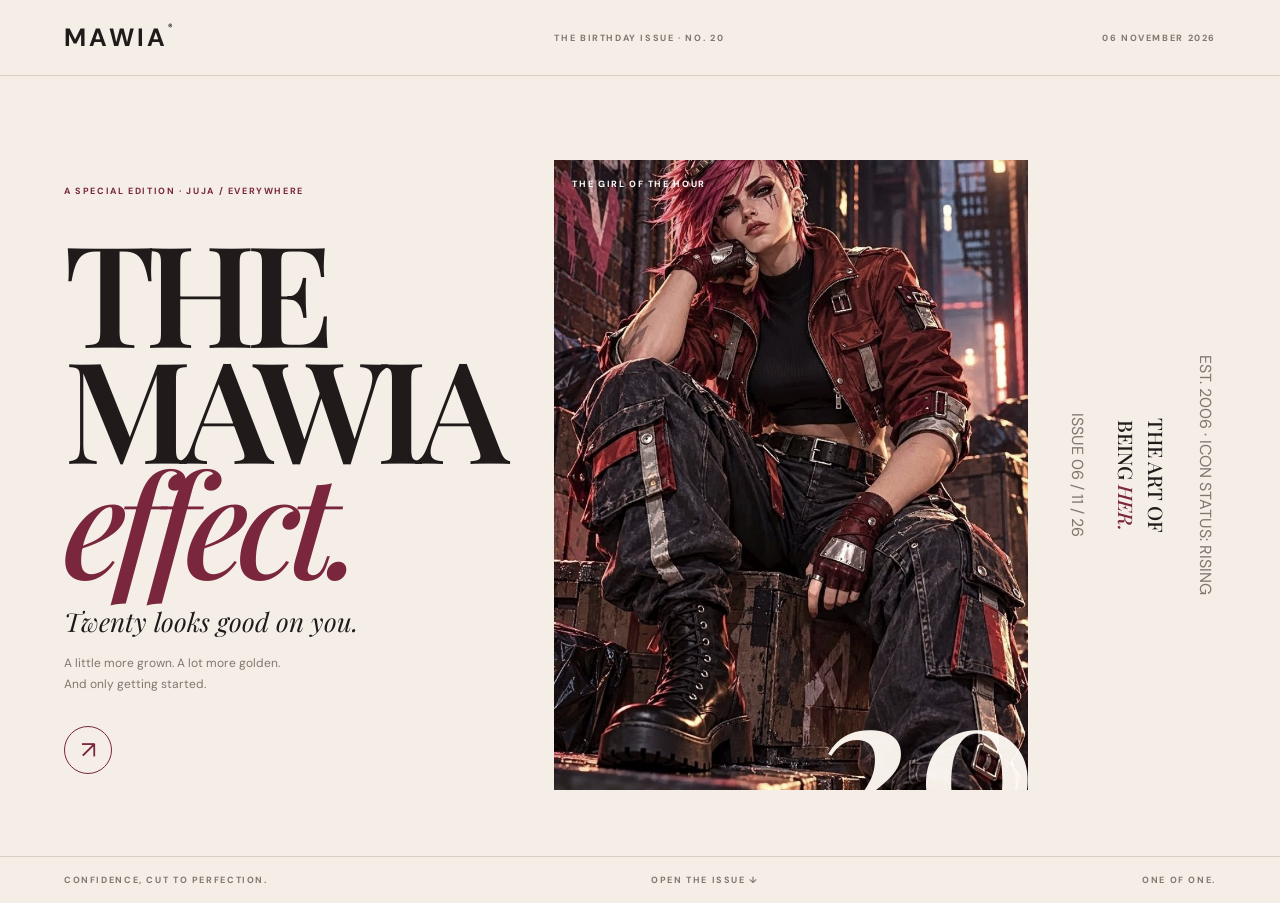
<file: index.html>
<!doctype html><html lang="en"><head><meta charset="utf-8"><meta name="viewport" content="width=device-width,initial-scale=1"><meta name="theme-color" content="#f4eee7"><title>MAWIA — The Birthday Issue</title><link rel="preconnect" href="https://fonts.googleapis.com"><link href="https://fonts.googleapis.com/css2?family=DM+Sans:wght@400;500;600;700&family=Playfair+Display:ital,wght@0,500;0,600;0,700;1,500;1,600&display=swap" rel="stylesheet"><link rel="stylesheet" href="style.css"></head><body><header class="masthead"><a class="wordmark" href="index.html">MAWIA<span>®</span></a><span>THE BIRTHDAY ISSUE · NO. 20</span><span>06 NOVEMBER 2026</span></header><main><section class="cover-grid"><div class="cover-copy"><p class="eyebrow">A SPECIAL EDITION · JUJA / EVERYWHERE</p><h1>THE<br>MAWIA<br><em>effect.</em></h1><p class="cover-deck">Twenty looks good on you.</p><p class="cover-small">A little more grown. A lot more golden.<br>And only getting started.</p><a class="round-link" href="birthday.html">↗</a></div><div class="cover-photo"><img src="arcane-red-jacket.jpg" alt="Arcane-inspired red jacket portrait"><span class="photo-note">THE GIRL OF THE HOUR</span><span class="cover-number">20</span></div><aside class="cover-side"><span>EST. 2006 · ICON STATUS: RISING</span><p>THE ART OF<br>BEING <em>HER.</em></p><span>ISSUE 06 / 11 / 26</span></aside></section><section class="cover-footer"><span>CONFIDENCE, CUT TO PERFECTION.</span><span>OPEN THE ISSUE ↓</span><span>ONE OF ONE.</span></section></main></body></html>
</file>
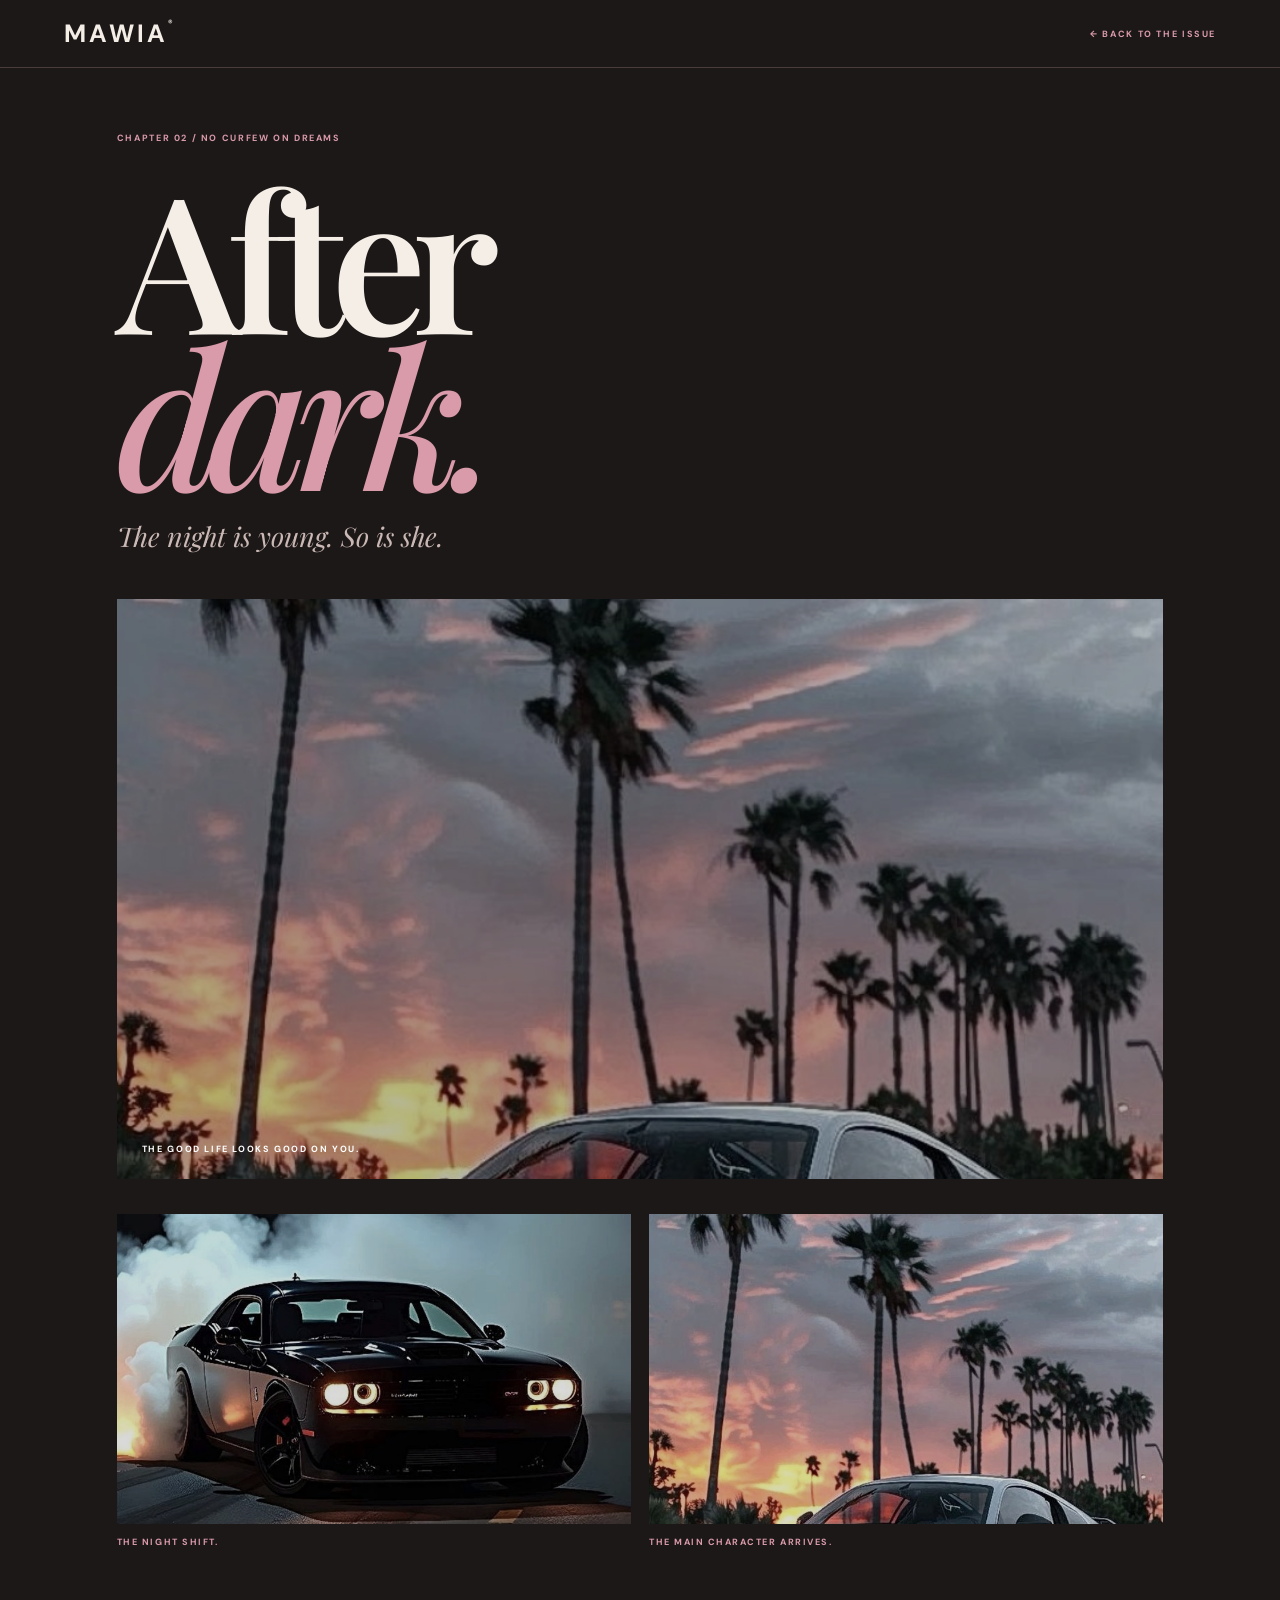
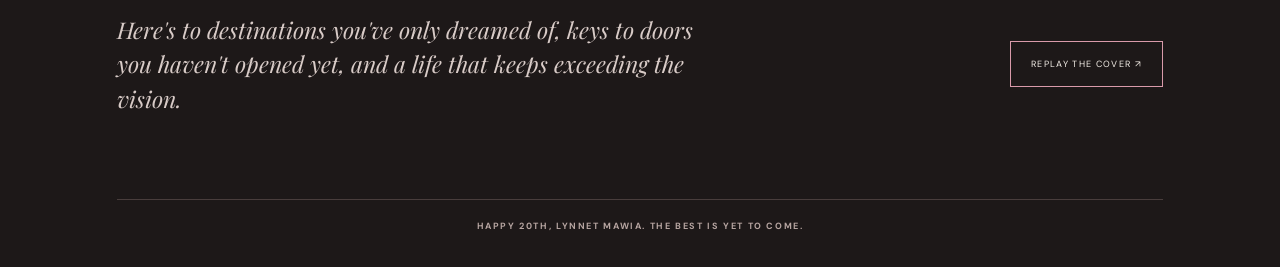
<file: afterdark.html>
<!doctype html><html lang="en"><head><meta charset="utf-8"><meta name="viewport" content="width=device-width,initial-scale=1"><title>After Dark — Mawia</title><link href="https://fonts.googleapis.com/css2?family=DM+Sans:wght@400;500;600;700&family=Playfair+Display:ital,wght@0,500;0,600;0,700;1,500;1,600&display=swap" rel="stylesheet"><link rel="stylesheet" href="style.css"></head><body class="afterdark"><header class="inner-nav"><a class="wordmark" href="index.html">MAWIA<span>®</span></a><a class="nav-next" href="birthday.html">← BACK TO THE ISSUE</a></header><main class="after-main"><p class="eyebrow">CHAPTER 02 / NO CURFEW ON DREAMS</p><h1>After<br><em>dark.</em></h1><p class="after-deck">The night is young. So is she.</p><div class="car-image"><img src="car-white.jpg" alt="White luxury sports car beneath a sunset sky"><span>THE GOOD LIFE LOOKS GOOD ON YOU.</span></div><div class="car-pair"><figure><img src="car-night.jpg" alt="Black muscle car at night"><figcaption>THE NIGHT SHIFT.</figcaption></figure><figure><img src="car-white.jpg" alt="White luxury sports car at sunset"><figcaption>THE MAIN CHARACTER ARRIVES.</figcaption></figure></div><div class="after-bottom"><p>Here's to destinations you've only dreamed of, keys to doors you haven't opened yet, and a life that keeps exceeding the vision.</p><a class="final-link" href="index.html">REPLAY THE COVER ↗</a></div><footer>HAPPY 20TH, LYNNET MAWIA. THE BEST IS YET TO COME.</footer></main></body></html>
</file>
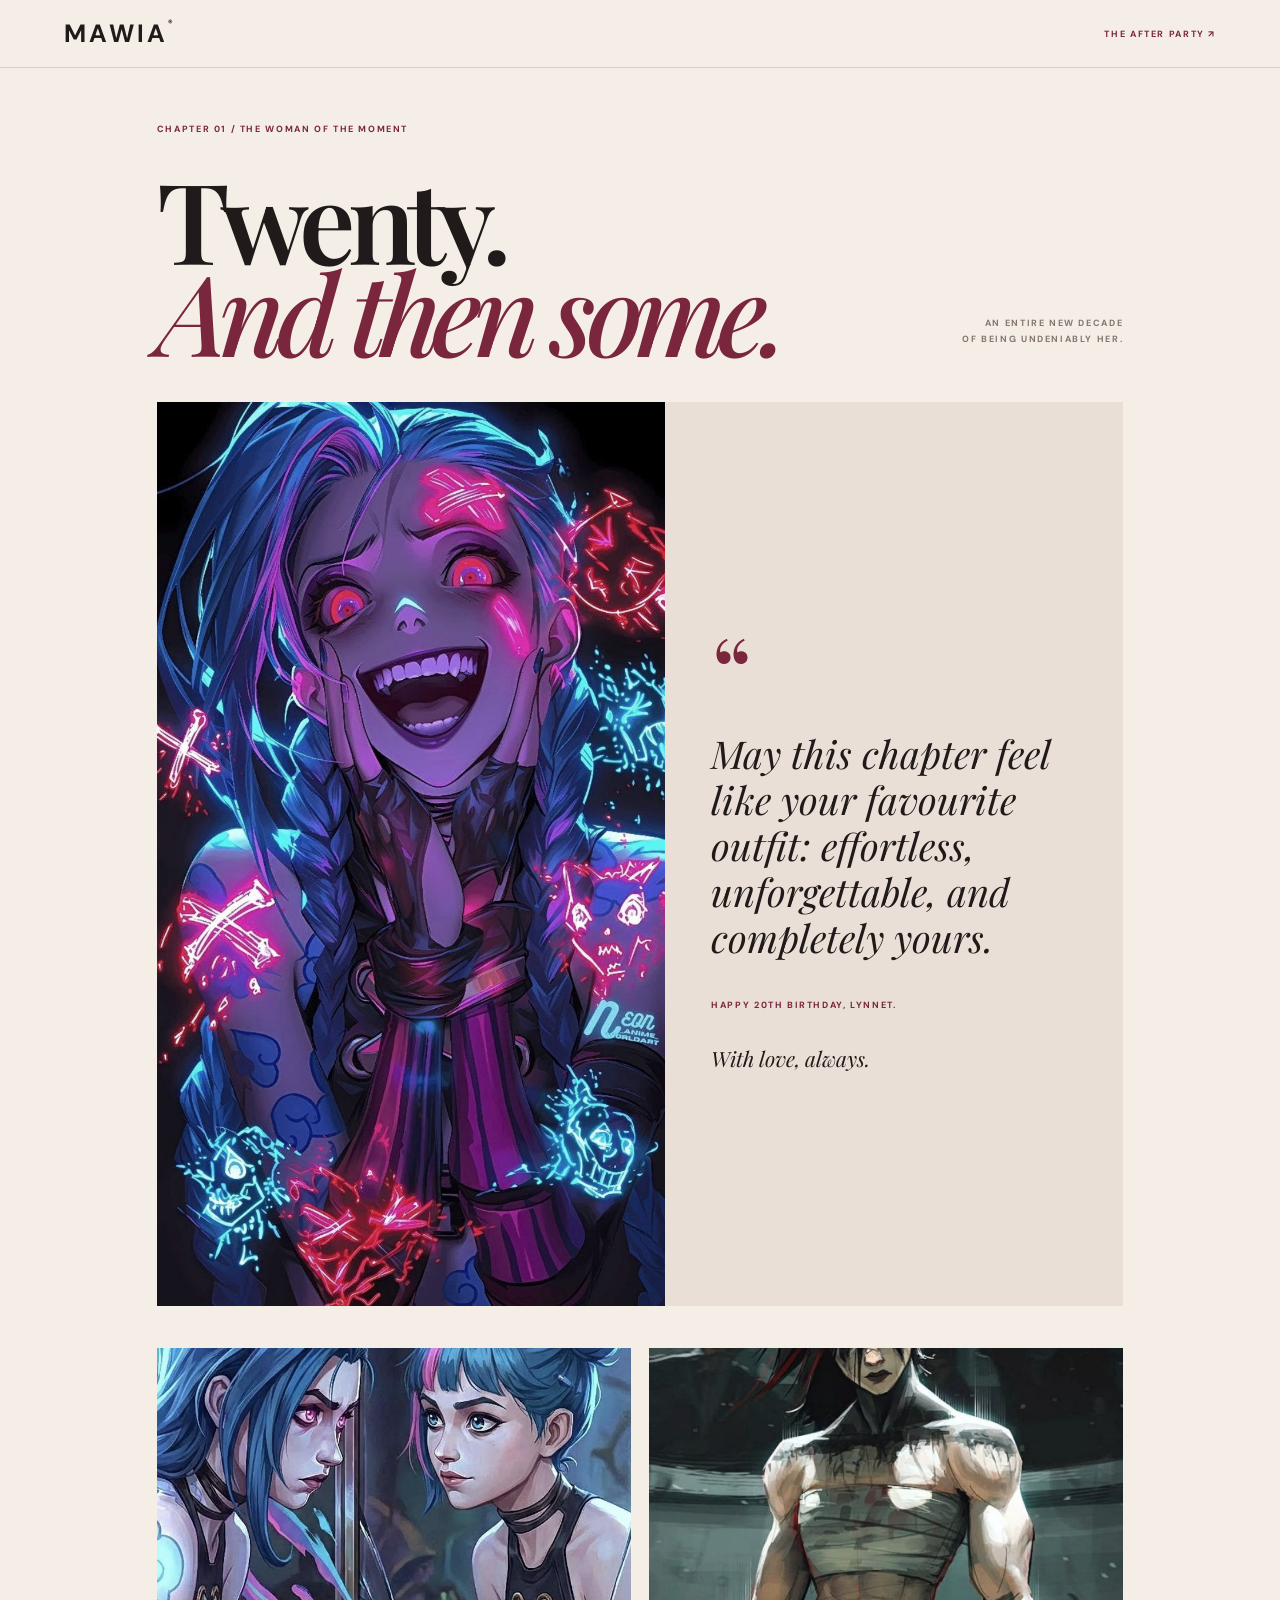
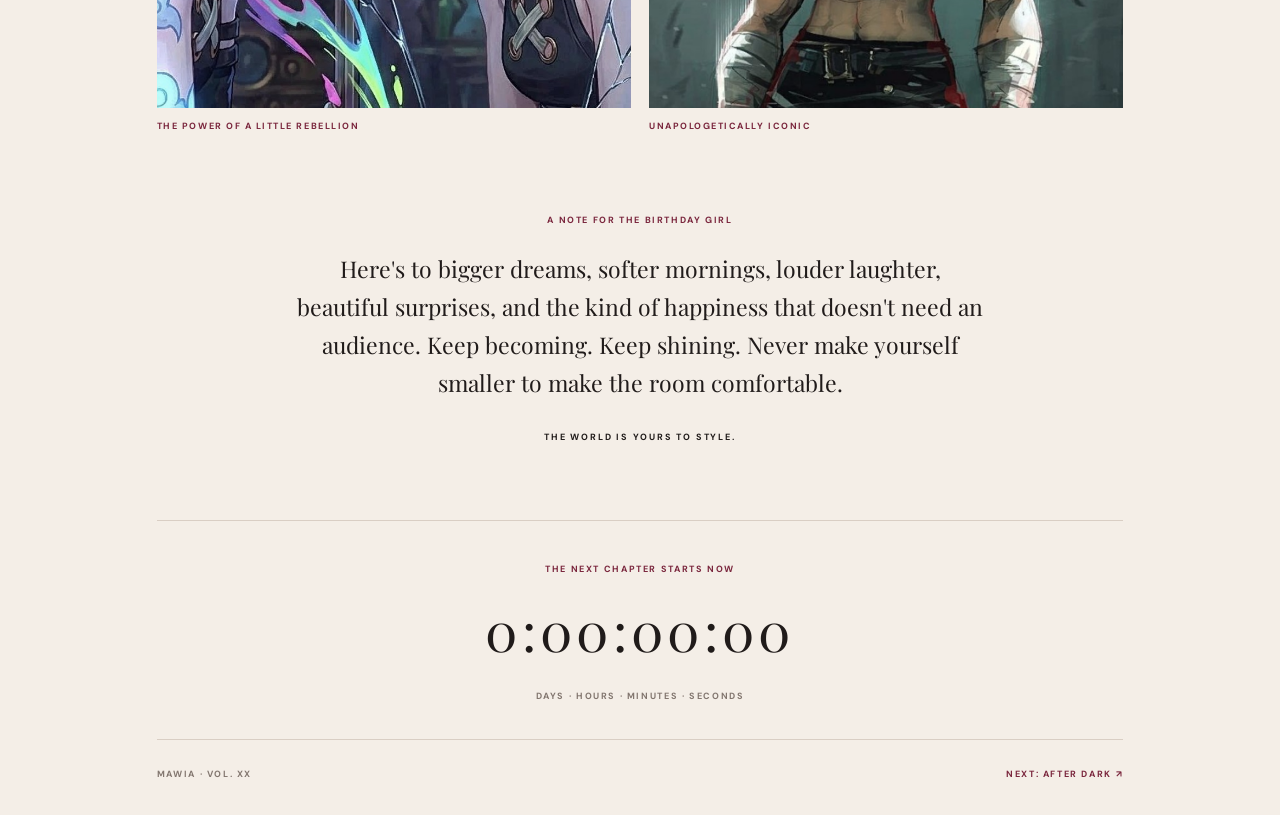
<file: birthday.html>
<!doctype html><html lang="en"><head><meta charset="utf-8"><meta name="viewport" content="width=device-width,initial-scale=1"><title>Twenty, with love — Mawia</title><link href="https://fonts.googleapis.com/css2?family=DM+Sans:wght@400;500;600;700&family=Playfair+Display:ital,wght@0,500;0,600;0,700;1,500;1,600&display=swap" rel="stylesheet"><link rel="stylesheet" href="style.css"><script defer src="script.js"></script></head><body><header class="inner-nav"><a class="wordmark" href="index.html">MAWIA<span>®</span></a><a class="nav-next" href="afterdark.html">THE AFTER PARTY ↗</a></header><main class="birthday-main"><div class="section-kicker">CHAPTER 01 / THE WOMAN OF THE MOMENT</div><div class="birthday-heading"><h1>Twenty.<br><em>And then some.</em></h1><p>AN ENTIRE NEW DECADE<br>OF BEING UNDENIABLY HER.</p></div><div class="editorial-feature"><div class="feature-image"><img src="arcane-jinx.jpg" alt="Arcane-inspired Jinx portrait"></div><div class="feature-quote"><span class="quote-mark">“</span><blockquote>May this chapter feel like your favourite outfit: effortless, unforgettable, and completely yours.</blockquote><p>HAPPY 20TH BIRTHDAY, LYNNET.</p><span class="signature">With love, always.</span></div></div><section class="portrait-strip"><figure><img src="arcane-duo.jpg" alt="Arcane-inspired duo portrait"><figcaption>THE POWER OF A LITTLE REBELLION</figcaption></figure><figure><img src="arcane-warrior.jpg" alt="Arcane-inspired warrior portrait"><figcaption>UNAPOLOGETICALLY ICONIC</figcaption></figure></section><div class="birthday-note"><span class="note-label">A NOTE FOR THE BIRTHDAY GIRL</span><p>Here's to bigger dreams, softer mornings, louder laughter, beautiful surprises, and the kind of happiness that doesn't need an audience. Keep becoming. Keep shining. Never make yourself smaller to make the room comfortable.</p><strong>THE WORLD IS YOURS TO STYLE.</strong></div><div class="countdown-wrap"><span>THE NEXT CHAPTER STARTS NOW</span><div id="birthday-countdown" class="countdown">20:00:00:00</div><small>DAYS · HOURS · MINUTES · SECONDS</small></div><div class="page-bottom"><span>MAWIA · VOL. XX</span><a href="afterdark.html">NEXT: AFTER DARK ↗</a></div></main></body></html>
</file>
<file: style.css>
:root{--paper:#f4eee7;--ink:#201b1a;--muted:#82766f;--wine:#7a263d;--line:#d9cec4;--serif:'Playfair Display',Georgia,serif;--sans:'DM Sans',Arial,sans-serif}*{box-sizing:border-box}html{scroll-behavior:smooth}body{margin:0;background:var(--paper);color:var(--ink);font-family:var(--sans)}a{color:inherit;text-decoration:none}.masthead,.inner-nav{height:76px;padding:0 5vw;display:flex;align-items:center;justify-content:space-between;border-bottom:1px solid var(--line)}.wordmark{font:700 25px var(--sans);letter-spacing:.13em}.wordmark span{font-size:9px;vertical-align:top}.masthead>span,.eyebrow,.photo-note,.cover-footer,.section-kicker,.birthday-heading>p,.feature-quote>p,.note-label,.countdown-wrap>span,.countdown-wrap small,.page-bottom,.nav-next,.car-image span,.after-main footer{font-size:9px;letter-spacing:.18em;font-weight:700}.masthead>span{color:var(--muted)}.cover-grid{min-height:calc(100svh - 120px);display:grid;grid-template-columns:1.03fr 1.08fr .34fr;gap:3vw;padding:5vh 5vw 3vh;align-items:center}.cover-copy{padding:3vw 0}.eyebrow,.section-kicker,.note-label{color:var(--wine)}h1{font:600 clamp(76px,11vw,166px)/.82 var(--serif);letter-spacing:-.075em;margin:35px 0 25px}.cover-copy h1 em,.birthday-heading h1 em,.after-main h1 em{color:var(--wine);font-weight:500}.cover-deck{font:italic 26px var(--serif);margin:0 0 14px}.cover-small{font-size:12px;line-height:1.8;color:var(--muted)}.round-link{display:grid;place-items:center;border:1px solid var(--wine);color:var(--wine);border-radius:50%;width:48px;height:48px;font-size:24px;margin-top:30px}.cover-photo{height:min(70vh,700px);position:relative;overflow:hidden;background:#ded2c8}.cover-photo img,.feature-image img,.car-image img{width:100%;height:100%;object-fit:cover;display:block;filter:saturate(.78)}.cover-photo img{object-position:center 30%}.photo-note{position:absolute;left:18px;top:18px;color:white}.cover-number{position:absolute;right:-9px;bottom:-48px;font:600 190px/.9 var(--serif);color:#f4eee7;mix-blend-mode:screen}.cover-side{height:100%;display:flex;flex-direction:column;justify-content:space-between;padding:20px 0;color:var(--muted);writing-mode:vertical-rl;align-items:center}.cover-side p{font:500 20px/1.5 var(--serif);color:var(--ink);text-align:center}.cover-side em{color:var(--wine)}.cover-footer{display:flex;justify-content:space-between;padding:17px 5vw;border-top:1px solid var(--line);color:var(--muted)}.inner-nav{height:68px}.nav-next{color:var(--wine)}.birthday-main{max-width:1120px;margin:auto;padding:55px 6vw 35px}.birthday-heading{display:flex;align-items:end;justify-content:space-between;margin:20px 0 45px}.birthday-heading h1{font-size:clamp(60px,9vw,112px);margin:18px 0 0}.birthday-heading>p{color:var(--muted);line-height:1.8;text-align:right}.editorial-feature{display:grid;grid-template-columns:1fr .9fr;min-height:490px;background:#e9dfd6}.feature-image{min-height:490px;overflow:hidden}.feature-quote{padding:8% 10%;display:flex;flex-direction:column;justify-content:center}.quote-mark{font:100px/.7 var(--serif);color:var(--wine)}.feature-quote blockquote{font:italic clamp(27px,3vw,43px)/1.2 var(--serif);margin:25px 0 30px}.feature-quote>p{color:var(--wine)}.signature{font:italic 21px var(--serif);margin-top:24px}.birthday-note{max-width:690px;margin:75px auto;text-align:center}.birthday-note p{font:23px/1.65 var(--serif);margin:22px 0}.birthday-note strong{font-size:9px;letter-spacing:.2em}.countdown-wrap{text-align:center;border-top:1px solid var(--line);border-bottom:1px solid var(--line);padding:35px 0}.countdown-wrap>span{color:var(--wine)}.countdown{font:clamp(28px,5vw,54px) var(--serif);letter-spacing:.08em;margin:17px 0}.countdown-wrap small{color:var(--muted)}.page-bottom{display:flex;justify-content:space-between;padding-top:28px;color:var(--muted)}.page-bottom a{color:var(--wine)}.afterdark{background:#1d1818;color:#f4eee7;--wine:#d99aaa;--line:#493d3c}.afterdark .inner-nav{border-color:#493d3c}.afterdark .wordmark{color:#f4eee7}.after-main{max-width:1200px;margin:auto;padding:55px 6vw 35px}.after-main h1{font-size:clamp(90px,15vw,190px);margin:35px 0 15px}.after-deck{font:italic 27px var(--serif);color:#c9b8b4}.car-image{height:min(58vw,580px);min-height:280px;margin:45px 0 35px;position:relative;overflow:hidden}.car-image img{filter:brightness(.72) saturate(.72)}.car-image span{position:absolute;bottom:24px;left:25px;color:white}.after-bottom{display:flex;justify-content:space-between;align-items:center;gap:40px}.after-bottom p{font:italic 23px/1.5 var(--serif);max-width:600px;color:#d8cbc7}.final-link{border:1px solid #d99aaa;padding:16px 20px;font-size:9px;letter-spacing:.15em}.after-main footer{border-top:1px solid #493d3c;margin-top:60px;padding-top:20px;color:#b7a5a1;text-align:center}@media(max-width:760px){.masthead{height:64px}.masthead>span:nth-child(2){display:none}.masthead>span{font-size:8px}.cover-grid{grid-template-columns:1fr 1.05fr;gap:5vw;padding:5vh 5vw}.cover-copy{padding:0}.cover-copy h1{font-size:clamp(65px,16vw,110px);margin:25px 0 18px}.cover-deck{font-size:20px}.cover-small{font-size:10px}.cover-photo{height:58vh;min-height:390px}.cover-side{display:none}.cover-number{font-size:130px;bottom:-32px}.cover-footer{font-size:7px;padding:14px 5vw}.cover-footer span:nth-child(2){display:none}.birthday-main,.after-main{padding:38px 6vw 25px}.birthday-heading{display:block;margin-bottom:28px}.birthday-heading h1{font-size:clamp(57px,13vw,88px)}.birthday-heading>p{text-align:left;margin-top:25px}.editorial-feature{grid-template-columns:1fr}.feature-image{min-height:390px;height:55vh}.feature-quote{padding:38px 9% 45px}.birthday-note{margin:55px auto}.birthday-note p{font-size:20px}.page-bottom{font-size:8px}.after-main h1{font-size:clamp(95px,22vw,150px)}.car-image{height:65vh;margin:35px 0 25px}.after-bottom{display:block}.after-bottom p{font-size:21px}.final-link{display:inline-block}.after-main footer{font-size:8px;line-height:1.8}}
/* Personal artwork and car gallery */
.portrait-strip{display:grid;grid-template-columns:1fr 1fr;gap:18px;margin:42px 0 0}.portrait-strip figure,.car-pair figure{margin:0;min-width:0}.portrait-strip img{width:100%;height:360px;object-fit:cover;display:block;filter:saturate(.82)}.portrait-strip figcaption,.car-pair figcaption{font-size:9px;letter-spacing:.17em;font-weight:700;color:var(--wine);padding-top:12px}.car-pair{display:grid;grid-template-columns:1fr 1fr;gap:18px;margin:18px 0 42px}.car-pair img{display:block;width:100%;height:310px;object-fit:cover;filter:brightness(.85) saturate(.8)}.afterdark .car-pair figcaption{color:#d99aaa}@media(max-width:760px){.portrait-strip{gap:10px}.portrait-strip img{height:260px}.car-pair{gap:10px}.car-pair img{height:190px}.portrait-strip figcaption,.car-pair figcaption{font-size:8px;line-height:1.5}}
</file>
